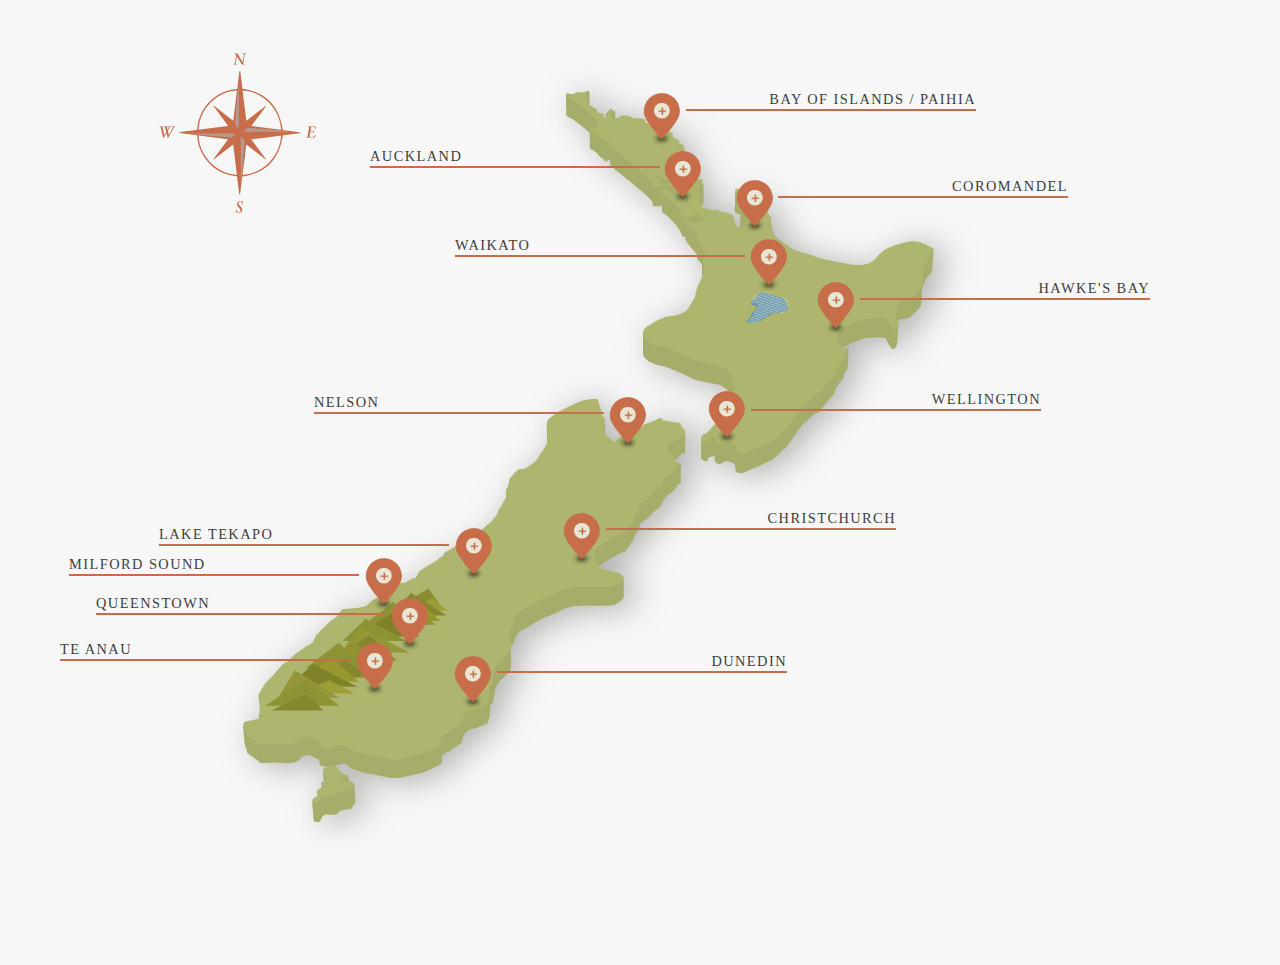
<file: map.html>
<!DOCTYPE html>
<!--

	WEBSITE HANDCODED BY JANSBURY 
		www.jansbury.com
		
-->	
<html>
    <head>
        <meta charset="utf-8">
        <title>Interactive Map</title>
        <meta name="description" content=".">
        <meta name="viewport" content="width=device-width">
        <link rel="stylesheet" href="css/main.css">
</head>

    <body>
    	<div class="mapContainer">

	    <div class="cntrMap">
	    	<div class="compas"></div>
	    
			<div class="map"> </div>
			
			<div class="placeCon">
				<div class="placeNameR bayofislands">Bay of Islands / Paihia
					<div class="infoCon" style="display: none;">
						<div class="infoText">
							
							Requirements for Tattys

Logos and branding visuals.
Any artwork to be proposed for the website.
Body content including:
	Shop address
	Shop contact information - phone numbers/email addresses.
	Shop opening hours
	Terms and conditions copy
	About the shop copy

								
							
						</div>
					</div>
				</div>
				
				<div class="marker m10">
					<div class="plus"></div>
				</div>
			</div>	
			
			<div class="placeCon">
				<div class="placeNameL auckland">auckland
					<div class="infoCon" style="display: none;">	
						<div class="infoText">
							
							Requirements for Tattys

Logos and branding visuals.
Any artwork to be proposed for the website.
Body content including:
	Shop address
	Shop contact information - phone numbers/email addresses.
	Shop opening hours
	Terms and conditions copy
	About the shop copy

								
							
						</div>
					</div>
				</div>
				<div class="marker m1"><div class="plus"><a href="#"></a></div></div>
			</div>	
			
			

			
			<div class="placeCon">
				<div class="placeNameR coromandel">coromandel
					<div class="infoCon" style="display: none;">
						<div class="infoText">
							
							Requirements for Tattys

Logos and branding visuals.
Any artwork to be proposed for the website.
Body content including:
	Shop address
	Shop contact information - phone numbers/email addresses.
	Shop opening hours
	Terms and conditions copy
	About the shop copy

								
							
						</div>
					</div>
				</div>
				
				<div class="marker m2">
					<div class="plus"></div>
				</div>
			</div>	
			
			<div class="placeCon">
				<div class="placeNameL ruapehu">Waikato
				<div class="infoCon" style="display: none;">
						<div class="infoText">
							
							Requirements for Tattys

Logos and branding visuals.
Any artwork to be proposed for the website.
Body content including:
	Shop address
	Shop contact information - phone numbers/email addresses.
	Shop opening hours
	Terms and conditions copy
	About the shop copy

								
							
						</div>
					</div>
				</div>	
				<div class="marker m3">
					<div class="plus"></div>
				</div>
			</div>	

			<div class="placeCon">
				<div class="placeNameR napier">Hawke's Bay
					<div class="infoCon" style="display: none;">
						<div class="infoText">
							
							Requirements for Tattys

Logos and branding visuals.
Any artwork to be proposed for the website.
Body content including:
	Shop address
	Shop contact information - phone numbers/email addresses.
	Shop opening hours
	Terms and conditions copy
	About the shop copy

								
							
						</div>
					</div>
				</div>	
				<div class="marker m4">
					<div class="plus"></div>
				</div>
			</div>	
			
			
			<div class="placeCon">
				<div class="placeNameL sounds">Nelson
					<div class="infoCon" style="display: none;">
						<div class="infoText">
							
							Requirements for Tattys

Logos and branding visuals.
Any artwork to be proposed for the website.
Body content including:
	Shop address
	Shop contact information - phone numbers/email addresses.
	Shop opening hours
	Terms and conditions copy
	About the shop copy

								
							
						</div>					</div>
				</div>	
				<div class="marker m5">
					<div class="plus"></div>
				</div>
			</div>	
			
			
			
			<div class="placeCon">
				<div class="placeNameR wellington">wellington
					<div class="infoCon" style="display: none;">
						<div class="infoText">
							
							Requirements for Tattys

Logos and branding visuals.
Any artwork to be proposed for the website.
Body content including:
	Shop address
	Shop contact information - phone numbers/email addresses.
	Shop opening hours
	Terms and conditions copy
	About the shop copy

								
							
						</div>					</div>
				</div>	
				
				<div class="marker m6">
					<div class="plus"></div>

				</div>
			</div>	
			
			<div class="placeCon">
				<div class="placeNameR christchurch">christchurch
					<div class="infoCon" style="display: none;">
						<div class="infoText">
							
							Requirements for Tattys

Logos and branding visuals.
Any artwork to be proposed for the website.
Body content including:
	Shop address
	Shop contact information - phone numbers/email addresses.
	Shop opening hours
	Terms and conditions copy
	About the shop copy

								
							
						</div>
					</div>
				</div>	
				<div class="marker m7">
					<div class="plus"></div>
				</div>
			</div>	
			
			<div class="placeCon">
				<div class="placeNameL tekapo">Lake Tekapo
					<div class="infoCon" style="display: none;">
						<div class="infoText">

							
							Requirements for Tattys

Logos and branding visuals.
Any artwork to be proposed for the website.
Body content including:
	Shop address
	Shop contact information - phone numbers/email addresses.
	Shop opening hours
	Terms and conditions copy
	About the shop copy

								
							
						</div>					</div>
				</div>	
				<div class="marker m12">
					<div class="plus"></div>
				</div>
			</div>


			<div class="placeCon">
				<div class="placeNameL milford">Milford Sound
					<div class="infoCon" style="display: none;">
						<div class="infoText">

							
							Requirements for Tattys

Logos and branding visuals.
Any artwork to be proposed for the website.
Body content including:
	Shop address
	Shop contact information - phone numbers/email addresses.
	Shop opening hours
	Terms and conditions copy
	About the shop copy

								
							
						</div>					</div>
				</div>	
				<div class="marker m13">
					<div class="plus"></div>
				</div>
			</div>
			
			<div class="placeCon">
				<div class="placeNameL josef">Queenstown
					<div class="infoCon" style="display: none;">
						<div class="infoText">

							
							Requirements for Tattys

Logos and branding visuals.
Any artwork to be proposed for the website.
Body content including:
	Shop address
	Shop contact information - phone numbers/email addresses.
	Shop opening hours
	Terms and conditions copy
	About the shop copy

								
							
						</div>					</div>
				</div>	
				<div class="marker m8">
					<div class="plus"></div>
				</div>
			</div>
			
			<div class="placeCon">
				<div class="placeNameL teanau">Te Anau
					<div class="infoCon" style="display: none;">
						<div class="infoText">

							
							Requirements for Tattys

Logos and branding visuals.
Any artwork to be proposed for the website.
Body content including:
	Shop address
	Shop contact information - phone numbers/email addresses.
	Shop opening hours
	Terms and conditions copy
	About the shop copy

								
							
						</div>					</div>
				</div>	
				<div class="marker m11">
					<div class="plus"></div>
				</div>
			</div>
			
			<div class="placeCon">
				<div class="placeNameR dunedin">dunedin
					<div class="infoCon" style="display: none;">
						<div class="infoText">
							
							Requirements for Tattys

Logos and branding visuals.
Any artwork to be proposed for the website.
Body content including:
	Shop address
	Shop contact information - phone numbers/email addresses.
	Shop opening hours
	Terms and conditions copy
	About the shop copy

								
							
						</div>
					</div>
				</div>	
				<div class="marker m9">
					<div class="plus"></div>
				</div>
			</div>	
		</div>
    	</div><!--mapContainer-->
		<footer>
		</footer>
        <script src="js/vendor/jquery-1.9.0.min.js"></script>

                <script src="js/main.js"></script>
    </body>
</html>
</file>
<file: css/main.css>
/* ==========================================================================
   Jansbury CSS Reset
   ========================================================================== */

body,div,dl,dt,dd,ul,ol,li,h1,h2,h3,h4,h5,h6,pre,form,fieldset,input,textarea,p,blockquote,th,td {margin:0;padding:0;}
html,body {margin:0;padding:0;}
table {border-collapse:collapse;border-spacing:0;}
fieldset,img {border:0;}
address,caption,cite,code,dfn,th,var {font-style:normal;font-weight:normal;}
ol,ul {list-style:none;}
caption,th {text-align:left;}
h1,h2,h3,h4,h5,h6 {font-size:100%;font-weight:normal;}

/* ==========================================================================
   Font Face
   ========================================================================== */
   
@font-face {
    font-family: 'champagne-reg';
    src: url('../fonts/champagne_limousines-webfont.eot');
    src: url('../fonts/champagne_limousines-webfont.eot?#iefix') format('embedded-opentype'),
         url('../fonts/champagne_limousines-webfont.woff') format('woff'),
         url('../fonts/champagne_limousines-webfont.ttf') format('truetype'),
         url('../fonts/champagne_limousines-webfont.svg#champagne__limousinesregular') format('svg');
    font-weight: normal;
    font-style: normal;
}

@font-face {
    font-family: 'champagne__limousinesbold';
    src: url('../fonts/champagne_limousinesbold-webfont.eot');
    src: url('../fonts/champagne_limousinesbold-webfont.eot?#iefix') format('embedded-opentype'),
         url('../fonts/champagne_limousinesbold-webfont.woff') format('woff'),
         url('../fonts/champagne_limousinesbold-webfont.ttf') format('truetype'),
         url('../fonts/champagne_limousinesbold-webfont.svg#champagne__limousinesbold') format('svg');
    font-weight: normal;
    font-style: normal;

}

@font-face {
    font-family: 'brandon';
    src: url('../fonts/brandon_re-webfont.eot');
    src: url('../fonts/brandon_re-webfont.eot?#iefix') format('embedded-opentype'),
         url('../fonts/brandon_re-webfont.woff') format('woff'),
         url('../fonts/brandon_re-webfont.ttf') format('truetype'),
         url('../fonts/brandon_re-webfont.svg#brandon_grotesque_regularRg') format('svg');
    font-weight: normal;
    font-style: normal;
}

html,button,input,select,textarea{color:#222}hr{display:block;height:1px;border:0;border-top:1px solid #ccc;margin:1em 0;padding:0}img{vertical-align:middle}fieldset{border:0;margin:0;padding:0}textarea{resize:vertical}.chromeframe{margin:.2em 0;background:#ccc;color:#000;padding:.2em 0}

/*================== MAIN CSS =======================*/

/*===========MEDIA QEUERIES 768px ===================*/

@media only screen and (max-width: 900px){
	.mainNav { margin-left:0;}
	.mainNav p {font-size:9px; width:100%;}
	.mainNav li {width:14%;}
}


/*=======Universal Styling========*/
body{background-color:#f7f7f7; font-size:12px; color:#090909;font-family: 'HelveticaNeue-Light', "Helvetica Neue Light", "Helvetica Neue", "Helvetica", Arial, sans-serif;}
a {text-decoration:none;}
p{padding: 2% 0}


/*=======Containers========*/ 
.masterWrap {position:relative; overflow:hidden; min-width:768px; width:100%;}/*Full Screen 1280px*/
.containerWrapGrid {min-width:768px; max-width:960px; width:93.75%; margin:0 auto; padding-left:20px; padding-right:20px; }/*960px Grid*/


/*======Top Navigation=======*/
.topNav {width:100%; height:36px; background-color:#dfdfdf; background:url('../img/topBack.png') repeat #dfdfdf;}
.topNav nav {height:inherit; width:95%; max-width:960px; margin:0 auto;}
.topNav ul { list-style:none; width: 270px; float: right;margin-top:5px}
.topNav li {float:left; margin-left:23px; text-align:right;}
.topNav a {display: block;text-transform: uppercase;color: #3e3e3e;padding: 4px;margin-top:1px;letter-spacing: .1em;background-color: #dedede;height: 16px;}
.topNav a:hover {color:#899433;}
.signIn {padding-left:3%;}

#srcTitle {display:none;}
/* #searchBar {width:69%;  float:right;} */
.search {height:20px;}
.topSearch{width: 300px;float: right;}

/*========Header Section / Main Navigation=============*/
.header {width:100%; padding-top:35px;}
.logoMain {float:left; max-width:222px; padding-top:10px; margin-right:0.2%; /*20px*/}
.logoMain img{width: 100%;}
.mainNav {float:right; width:70.83%; /*680px*/ }
.mainNav ul {list-style:none; width:100%; margin:-10px 0 0 0; padding:0 0 20px 0; text-align: right;}
.mainNav li {width:16.89%; /*115px*/ padding:0 1%; height:inherit; display: inline-block; padding-top:10px; /* border-right:1px solid #E2E2E1 */ ;}

.mainNav img { width:25px; height:25px;}
.mainNav a {display:block; text-transform:uppercase; color:#858585; text-align:center;}
.mainNav p {width:100%; height:20px; margin-top: 10px;}


/*=================Drop Down==================*/

#dropDown li {position:relative;}
#dropDown li:hover > a {
    color: #3e3e3e;
}

*html #dropDown li a:hover { /* IE6 only */
    color: #3e3e3e;
}

/*============ Drop down PART TWO hover states==============*/

#dropDown ul {
    margin: 20px 0 0 0;
    padding-bottom:0;
    _margin: 0; /*IE6 only*/
    opacity: 0;
    visibility: hidden;
    position: absolute;
    top: 75px;
    left: 0;
    z-index: 1;    
    background: #cbd48b;   
    background: linear-gradient(#444, #111);
    box-shadow: 0 -1px 0 rgba(255,255,255,.3);  
    border-radius: 3px;
    transition: all .2s ease-in-out;  
}

#dropDown li:hover > ul {
    opacity: 1;
    visibility: visible;
    margin: 0;
}

#dropDown ul ul {
    top: 0;
    padding-bottom:0;
    left: 100%;
    margin: 0 0 0 10px;
    _margin: 0; /*IE6 only*/
    box-shadow: -1px 0 0 rgba(255,255,255,.3);      
}

#dropDown ul p {margin:2px 0 2px 0;}

#dropDown ul li {
    float: none;
    display: block;
    border: 0;
    padding:0;
    width:100%;
    _line-height: 0; /*IE6 only*/
    box-shadow: 0 1px 0 white, 0 2px 0 #fef;
}

#dropDown ul li:last-child {   
    box-shadow: none;    
}

#dropDown ul a {    
    padding: 5px 0 5px 0;
    width: 100%;
    margin:0;
    _height: 10px; /*IE6 only*/
    display: block;
    white-space: nowrap;
    float: none;
    text-transform: uppercase;
}

#dropDown ul a:hover {
    background-color: #fb5411;
}

/*==============dropDown Part THREE first:last child============*/

#dropDown ul li:first-child > a {
    border-radius: 3px 3px 0 0;
}

#dropDown ul li:first-child > a:after {
    content: '';
    position: absolute;
    left: 40px;
    top: -6px;
    border-left: 6px solid transparent;
    border-right: 6px solid transparent;
    border-bottom: 6px solid #cbd48b;
}

#dropDown ul ul li:first-child a:after {
    left: -6px;
    top: 50%;
    margin-top: -6px;
    border-left: 0; 
    border-bottom: 6px solid transparent;
    border-top: 6px solid transparent;
    border-right: 6px solid #cbd48b;
}

#dropDown ul li:first-child a:hover:after {
    border-bottom-color: #3e3e3e; 
}

#dropDown ul ul li:first-child a:hover:after {
    border-right-color: #3e3e3e; 
    border-bottom-color: transparent;   
}

#dropDown ul li:last-child > a {
    border-radius: 0 0 3px 3px;
}

/*========Sticky Cart=============*/
.containerStickyCart {position:fixed; top:60px; right:-300px;}

.noCart {float:left; text-align:center; width:50px; background-color:#b7b7b7; border-top-left-radius:3px; border-bottom-left-radius:3px;
		opacity: .7;
	-webkit-transition: 300ms all;
	-moz-transition: 300ms all;
	-ms-transition: 300ms all;
	-o-transition: 300ms all;
}
.noCart:hover{	opacity: 1;
	-webkit-transition: 300ms all;
	-moz-transition: 300ms all;
	-ms-transition: 300ms all;
	-o-transition: 300ms all;
	cursor: pointer;}

.noCart p {margin-top:5px; margin-bottom:5px; color:#D6D6D6;}
.noCart img{ margin-top:10px; width:20px;}

.stickyCart {float:left; margin-left:5px; width:300px; text-align:left; background-color:#cbd48b;}
.stickyCart th { color:white; padding:10px; background-color:#b7b7b7;}
.stickyCart td { padding:10px; background-color:#cbd48b;}
.item {border-bottom:1px solid white;}

.removeAll {padding-left:10px; float:left; margin-top:10px;}
.total {float:right; padding-right:10px; padding-bottom:20px;}
.total h3 {margin-bottom:10px;}
.checkLink {font-weight:bold; color:white;
    width:90px; height:30px; border-radius:3px; border:none; background-color:#fb5411;}



/*========Content Wrap=============*/
.containerMain {width:100%; margin-top:10px;
}/*Container for contents*/


/*========Drop Shadow Bottom=============*/
.dropShadow {width:100%; height:20px; margin-bottom:3px; 
-moz-box-shadow: 3px 3px 6px #d5d5d5;
-webkit-box-shadow: 3px 3px 6px #d5d5d5;
box-shadow:3px 3px 6px #d5d5d5;}


/*========Featured Section=============*/
.containerFeatured {position:relative; width:100%; margin-bottom:30px;}


/*=============Ribbon Header*/
.containerFeaturedHeader {position:absolute;
margin: auto;
width: 500px;
height: 160px;
padding-top: 20px;
font-family: helvetica, arial, sans-serif;
z-index:3;
}

.headerText {
background:url('../img/backHeader.png') repeat #cbd48b;
background-image:url('../img/backHeader.png');
background-color:#cbd48b;
background-repeat:repeat;
height: 50px;
text-align:center;
margin-left: -20px;
margin-top: 0;
position: relative;
width: 50%;
-webkit-transform: rotate(-15deg) skew(-15deg,0deg);
-moz-box-shadow: 1px 1px 3px #292929;
-webkit-box-shadow: 5px 10px 15px -10px #3e3e3e;
filter: progid:DXImageTransform.Microsoft.Blur(PixelRadius=3,MakeShadow=true,ShadowOpacity=0.30);
-ms-filter: "progid:DXImageTransform.Microsoft.Blur(PixelRadius=3,MakeShadow=true,ShadowOpacity=0.30)";
zoom: 1;
color: #080200;
padding:10px;
font-family:'champagne-reg', helvetica, arial, sans-serif;
text-transform: uppercase;
font-size: 1em;
letter-spacing: .2em;
}

.headerText h3 {margin-top:0;}

.arrow {
width: 0;
height: 0;
line-height: 0;
border-left: 17px solid transparent;
border-top: 20px solid #000000;
top: 100%;
left: 0;
position: absolute;
}

.containerFeaturedImage{ position:relative; width:99%; z-index: -1;}

.containerFeaturedHeader {position:absolute;}

.featuredImage {max-width:100%;  max-height:280px;}

.captionWrap { overflow:hidden; position:relative; width:100%;}
.captionOverlay {
	position:absolute; 
	width:100%; 
	height:40px; 
	color:#f7f7f7; 
	bottom:5px; left:5px;
	background:url('../img/topBacktran') repeat rgba(0,0,0,0.4);
	background-image:url('../img/topBacktran.png');
	background-repeat:repeat;
	zoom: 1;    
	filter: progid:DXImageTransform.Microsoft.gradient(startColorstr=#4C000000,endColorstr=#4C000000); /* IE 6 & 7 */
	-ms-filter: "progid:DXImageTransform.Microsoft.gradient(startColorstr=#4C000000,endColorstr=#4C000000)"; /* IE8 */
}

.captionOverlay h2{
	margin: 10px 0 0 30px;
	font-family:'champagne-reg', helvetica, arial, sans-serif;
	text-transform: uppercase;
	font-size: 1.5em;
	letter-spacing: .2em;
	
}

.containerFeaturedLinks {position:relative; float:left; width:25%; height:280px;
background:url('../img/homeSignPost.png') no-repeat;
background-image:url('../img/homeSignPost.png');
background-repeat:none;
background-position:15px 12px;
}
.containerFeaturedLinks img{ width:90%; margin-left:20px; margin-top:15%;}

.standardLink { position:absolute; width:209px; height:109px; top:25px; left:15px;
background:url('../img/homeSignOne.png') no-repeat;
background-image:url('../img/homeSignOne.png');
background-repeat:none;}
.standardLink:hover {
}

.luxuryLink { position:absolute; width:192px; height:77px; top:110px; left:30px;
background:url('../img/homeSignTwo.png') no-repeat;
background-image:url('../img/homeSignTwo.png');
background-repeat:none;}

.luxuryLink:hover {
}

ul#items{		
		width:auto;
		min-height:350px;
		overflow:hidden;
		}

ol#pagination{position:relative;text-align:center;}
ol#pagination li{
	display:none;
	width:16px;
	height:16px;
	background:url(images/bg_buttons.png) no-repeat 0 0;
	text-align:left;
	text-indent:-8000px;
	list-style:none;
	cursor:pointer;
	margin:0 2px;
	}
ol#pagination li:hover{background:url(images/bg_buttons.png) no-repeat 0 -16px;}
ol#pagination li.current{color:#f00;font-weight:bold;background:url(../img/bg_buttons.png) no-repeat 0 -32px;}
ol#pagination li.prev, ol#pagination li.next{
	position:absolute;
	top:-150px;
	}
ol#pagination li.prev{left:-30px;background:url(../img/bg_buttons.png) no-repeat 0 -64px;}
ol#pagination li.next{right:-30px;background:url(../img/bg_buttons.png) no-repeat 0 -48px;}
	



/*========Package Sections=============*/
.containerPackages {position:relative; width:100%; padding-bottom:20px;}
.packagesWrap {width:100%;border: 1px solid red;}
.containerPackage {float:left; width:28.125%; /*270px*/ padding:1.6%; /*15px*/ margin-right:2%; /*20px*/ background-color:#e0e0e0;}
.pImage {width:100%;}
.more {display:block; color:#fb5411;}

.containerHomeIcons{float:left; width:100px;}
.containerHomeIcons ul {list-style:none;}
.containerHomeIcons li {float:left;}

.containerPackage button {float:right; font-weight:bold; color:white; width:90px; height:30px; border-radius:3px; border:none; background-color:#fb5411;}
.leftArrow, .rightArrow {position:absolute;  width:22px; height:44px; top:145px;}
.leftArrow { left:-35px;background:url('../img/icons/arrowL.png') no-repeat;background-image:url('../img/icons/arrowL.png');background-repeat: no-repeat;}
.rightArrow { right:-25px;background:url('../img/icons/arrowR.png') no-repeat;background-image:url('../img/icons/arrowR.png');background-repeat: no-repeat;}

/*========Sponsors Section=============*/
.containerSponsors {width:100%; margin-bottom:20px;}
.sponsor {width:31.25%; /*300px*/ margin-right:1.7%; /*17px*/}


/*========Footer Section=============*/
.footer {width:100%; /*300px*/ background-color:#e7e7d4; padding:29px 0 15px 0;font-family: 'champagne-reg', helvetica, arial, sans-serif;text-transform: uppercase;letter-spacing: .2em;margin-top: 20px;-webkit-box-shadow: inset 0px 10px 30px -23px #3e3e3e;
box-shadow: inset 0px 10px 30px -23px #3e3e}
.footer li {width:160px; padding-bottom:5px;}
.footer a {color:#090909;}
.containerFooterContent {width:93.75%; margin:0 auto; max-width:960px;}

/*========Mascot Block=============*/
.conatinerMascot {float:left; width:30%; /*288px*/ }
#mascot {width:116px; height: 139px; /*200px*/ max-width:200px;background: url('../img/mascot.png') no-repeat;left: 0;right: 0;
margin: -9px auto;
position: absolute;}

/*========Footer Nav=============*/
.footerNav {float:left; width:35%; /*300px*/}
.footerNav ul { list-style:none; float:left; width:35%; margin-top:0; padding-right:30px;}
.footerNav a {width:120px;}
.footerNav a:hover {color:#899433;}

/*========Social Media / Search and Logo=============*/
.containerSSL { text-align:right; float:right;  width:35%;}

.containerSocial {margin:10px 0; height:38px;}
.containerSocial a { 
	float:right; 
	display:block;
	width:38px; 
	height:38px; 
	margin:0 0 0 10px;
	background:url('../img/sc/scIcons.png') no-repeat;
}

#facebook {background-position:-54px -9px;}
#twit {background-position:-103px -9px;}
#goo {background-position:-6px -9px;}

#goo,#twit,#facebook{
	opacity: 1;
	-webkit-transition: 300ms all;
	-moz-transition: 300ms all;
	-ms-transition: 300ms all;
	-o-transition: 300ms all;

}
#goo:hover,#twit:hover,#facebook:hover{
	opacity: .7;
	-webkit-transition: 300ms all;
	-moz-transition: 300ms all;
	-ms-transition: 300ms all;
	-o-transition: 300ms all;
}
.search { margin:0;height:40px;}
.search .live-search input{}
#srcTitleFooter {display:none;} 
#searchBar,#searchBarFooter{	
	outline: 0;
	-webkit-appearance: textfield;
	font: 300 14px 'HelveticaNeue-Light', "Helvetica Neue Light", "Helvetica Neue", "Helvetica", Arial, sans-serif;
	color: #3e3e3e;
	width: 75%;
	padding: 2px 20px 2px 35px;

	margin-top: 3px;
	float:right;
	height:20px;
}

#searchBar{background: #dedede url('../img/glass.png') no-repeat 8px center;margin-top:6px;border: 0px solid #c6c6c6;}
#searchBarFooter{background: transparent url('../img/glass.png') no-repeat 8px center;height:30px;border: 1px solid #c6c6c6;width: 40%;}
.copyright {clear:both;}



/*======================================
ACTIVITY PAGE
========================================*/

.breadcrumbs {clear:both;}
.containerHighlight {position:relative; width:100%; background-color:#e0e0e0; padding:5px; border-radius:3px 3px;}
.containerHighlight img {width:100%;}
.highlightHeader {position:absolute; width:40%; bottom:5px; color:white; height:75px; left:7px;
/* Fallback for web browsers that doesn't support RGBa */
background: rgb(0, 0, 0) transparent;
/* RGBa with 0.6 opacity */
background: rgba(0, 0, 0, 0.3);
/* For IE 5.5 - 7*/
filter:progid:DXImageTransform.Microsoft.gradient(startColorstr=#99000000, endColorstr=#99000000);
/* For IE 8*/
-ms-filter: "progid:DXImageTransform.Microsoft.gradient(startColorstr=#99000000, endColorstr=#99000000)";
}

.highlightHeader h2 {padding:10px; font-size:16px;}
.beadcrumbs {width:100%;}
.breadcrumbs a {float:left; color:black;}


.containerActivities {float:left; width:70.91%;/*700px*/ max-width:700px; margin-right:2%; /*20px*/}
.containerActivity { clear:both; width:98%; /*660px*/ max-width:660px; padding:10px; margin-bottom:20px; background-color:#e0e0e0;}
.containerActivity img {width:30.30%; /*200px*/ float:left; margin-right:20px;}
.containerActivity h3 {margin-top:0;}
.containerActivity a {color:#090909;}
.containerActivity a:hover {color:#fb5411;}
.paraWrap {width:42.71%; /*320px*/ max-width:320px; float:left; margin-right:20px;}
.location {font-size:12px;}


.containerPrice {text-align:right; float:right; width:90px;}
.containerPrice h3 {margin-bottom:0;}
.containerPrice h2 {margin-top:0;}
.containerPrice .quantity {display:block; float:right;}
.containerPrice p {margin-top:0;}
.containerPrice button {font-weight:bold; color:white; 
    width:90px; height:30px; margin-top:40px; border-radius:3px; border:none; background-color:#fb5411;}

.pagination {float:right; padding-right:20px;}
.pagination a {color:black;}



/*=====================
SIDE BAR
=======================*/

.containerSideBar {width:25%; /*220px*/ max-width:220px; height:inherit; margin-left:2%; padding-top:176px; padding-bottom:67px; margin-top:20px; float:left; position:relative;
background:url('../img/signPost.png') repeat-y;
background-image:url('../img/signpost.png');
background-repeat:repeat-y;}

.containerSideBar article {width:100%;}
.containerSidebar p, .containerSideBar h3, .containerSideBar img {width:inheirt;}
.sidebarInkWrap {width:100%; height:176px; position:relative;}
.signBot {width:100%; height:67px; position:absolute; bottom:0;
    z-index:1;
background:url('../img/signBot.png') no-repeat;
background-image:url('../img/signBot.png');
background-repeat:none;}

.infoSign {text-align:center; width:99%;border-radius:3px; padding:10px; background-color:#e0e0e0;}
.infoSign div { color:white; border-radius:3px; background-color:#47baf5;}
.infoSign img {margin-top:10px;}
.infoSign h3 {margin-bottom:0; text-transform: uppercase;}
.infoSign .directory {list-style:none; color:white; padding-left:0; padding-top:20px; padding-bottom:20px;}
.infoSign .directory li{ width:100%; padding:10px 0 0 0;}
.infoSign a {color:white; text-transform:uppercase;}


.sidebarStandardLink { position:absolute; width:209px; height:109px; top:25px; left:2px;
background:url('../img/homeSignOne.png') no-repeat;
background-image:url('../img/homeSignOne.png');
background-repeat:none;}
.sidebarStandardLink:hover {
}

.sidebarLuxuryLink { position:absolute; width:192px; height:77px; top:110px; left:15px;
background:url('../img/homeSignTwo.png') no-repeat;
background-image:url('../img/homeSignTwo.png');
background-repeat:none;}

.sidebarLuxuryLink:hover {
}

.sidebarOptions {position:relative; margin-left:20px; margin-top:20px; width:75%; padding:10px; border-radius:3px; background-color:#47baf5;}

.optionsButton {display:block; width:100%;}
.optionsButton h2 {font-weight:normal; float:left; padding:0 15px 0 0; margin-top:0; display:block;}
.optionsButton img {float:left;}
.sidebarOptions ul{list-style:none; width:100%; padding:0; margin:0;}
.sidebarOptions li {list-style:none; width:inherit;}
.sidebarOptions a {width:100%; color:white;}

/*========================
PRODUCT / PACKAGES PAGE
==========================*/

.containerProduct {float:left; width:67.77%; max-width:650px; margin-right:2%; padding:2%;  background-color:#e0e0e0;}


.containerProduct article {padding-bottom:20px; margin-bottom:20px;}
.containerProduct article h3 {font-weight:bold;}
.productHeader {position:absolute; width:40%; bottom:20px; color:white; height:75px;
/* Fallback for web browsers that doesn't support RGBa */
background: rgb(0, 0, 0) transparent;
/* RGBa with 0.6 opacity */
background: rgba(0, 0, 0, 0.3);
/* For IE 5.5 - 7*/
filter:progid:DXImageTransform.Microsoft.gradient(startColorstr=#99000000, endColorstr=#99000000);
/* For IE 8*/
-ms-filter: "progid:DXImageTransform.Microsoft.gradient(startColorstr=#99000000, endColorstr=#99000000)";
}

.productHeader h2 {padding:10px; font-size:16px;}
.productImageWrap {position:relative; width:100%;}
.productImage {width:100%; margin-bottom:20px;}
.productTextWrap {width:65.71%; max-width:460px; float:left;}

.productTitle {border-bottom:black solid 1px;}
.productTitle h2 {font-weight:bold;}

.containerIcon {width:100%;}
.containerIcon ul {list-style:none; width:100%;}
.containerIcon li {float:left;}

.productPrice {text-align:right; float:right; width:150px;}
.productPrice h3 {margin-bottom:0;}
.productPrice h2 {margin-top:0; padding-bottom:10px; font-weight:bold;}
.productPrice .quantity {display:block; float:right;}
.productPrice p {margin-top:0;}
.productPrice button {margin-left:40px; font-weight:bold; color:white;
    width:90px; height:30px; margin-top:40px; border-radius:3px; border:none; background-color:#fb5411;}


/*================
INFO PAGE
==================*/

.containerInformation {float:left; width:72.91%; max-width:700px;}
.containerInfoBlock {position:relative; float:left; width:42.85%; max-width:270px; margin-right:2%; margin-bottom:20px; padding:1.5%; border-radius:3px; background-color:#e0e0e0;}
.containerInfoBlock img {width:100%; max-width:270px;}
.containerInfoBlock a {display:block; color:white;}
.infoCaption {position:absolute; bottom:10px; width:100%; max-width:270px;
/* Fallback for web browsers that doesn't support RGBa */
background: rgb(0, 0, 0) transparent;
/* RGBa with 0.6 opacity */
background: rgba(0, 0, 0, 0.4);
/* For IE 5.5 - 7*/
filter:progid:DXImageTransform.Microsoft.gradient(startColorstr=#99000000, endColorstr=#99000000);
/* For IE 8*/
-ms-filter: "progid:DXImageTransform.Microsoft.gradient(startColorstr=#99000000, endColorstr=#99000000)";
}

.infoCaption h3 {margin-left:10px;}

/*================
CHECKOUT PAGE
==================*/

.containerCheckOut {width:100%;}
.checkoutCart {width:100%; text-align:left;}

.checkoutItem input{margin:0 0 0 15px;}
.checkoutCart th, .checkoutCart td {padding-left:20px; padding-right:20px;}

.checkoutColumnHeaders {background-color:#5d5e52; color:#f7f7f7; margin-left:20px; margin-right:20px;}

.checkoutRemove a {color:#118ad0; text-decoration:underline;}
.checkoutItem { background-color:#cbd48b;}
.checkoutItem td {color:#3e3e3e; padding:10px 0 10px 20px;}

.updateCheckout {width:100%; height:80px; padding:20px 0 0 0; border-bottom:2px solid #959595;}
.updateCheckout button {float:right; margin-right:40px; width:90px; height:30px; border-radius:3px;}

.checkoutPrice {width:100%; padding-top:20px;}
.checkoutPrice a {display:block; text-decoration:underline; color:#118ad0;}
.checkoutPrice div {float:right;}
.checkoutPrice h2{display:inline-block; padding:0 20px 0 20px;}

.checkoutForm {width:600px; text-align:right; float:right;}
.checkoutForm div {margin-top:10px; margin-bottom:10px;}
.checkoutForm label{width:100px; margin-right:20px;}
.checkoutForm input, .checkoutForm textarea {width:280px;}
.checkoutForm textarea {height:200px;}
.checkoutForm button {color:white; 
    width:90px; height:30px; border-radius:3px; border:none; background-color:#fb5411;}

/*=======================
SEARCH PAGE
=========================*/

.containerSearchResults {float:left; width:70.83%; max-width:680px; margin-right:20px;}
.containerSearchHead h4 {margin-top:0;}
.containerSearchHead h2 {margin-bottom:10px;}
.containerSearchItem {width:100%; padding:20px 0 20px 0; border-bottom:2px solid #959595;}
.containerSearchItem a{display:block; color:#fb5411;}

/*=======================
MAP
=========================*/

.containerMap {width:100%; height:950px;}

/*=== map background ===*/

.mapContainer {
    line-height: 1.4;
    font-family: tahoma;
    color: #3e3e3e;
}
.cntrMap{margin: 10px auto;width: 100%;max-width: 1024px;}

/*=== map background ===*/

.compas{
	background: url('../img/map/compas.png') no-repeat;
	width:127px;
	height: 127px;
	position: absolute;
	margin-top: 59px;
	margin-left: 48px;
}
.compasReset{-webkit-transform: rotate(0deg);-webkit-transition: all .2s ease;}

.map{
	background: url('../img/map/960Map.png') no-repeat;
	width:960px;
	height: 955px;
	position: absolute;	
}

/*=== map marker ===*/

.marker:hover{
	-moz-transform: scale(1.2);
	-webkit-transform: scale(1.2);
	-o-transform: scale(1.2);
	transform: scale(1.2);
	-ms-transform: scale(1.2);
	filter: progid:DXImageTransform.Microsoft.Matrix(sizingMethod='auto expand', M11=1.2, M12=-0, M21=0, M22=1.2);
/* 	position: relative; */
}

.marker{
	background: url('../img/map/marker_x2.png') no-repeat center center;
	background-size:48px 54px;
	height: 54px;
	width: 38px;
	z-index: 10;
	position: absolute;
	-webkit-transition: all .2s ease; 
	-moz-transition: all .3s ease-out; 
	-o-transition: all .3s ease-out; 
	transition: all .3s ease-out;	
}

/*=== map actions ===*/

.plus{
	background: url('../img/map/plus_x2.png') no-repeat center center;
	background-size:57px 55px;
	height: 54px;
	width: 38px;
	z-index: 100;
	position: absolute;
	margin-top: -8px;
	-webkit-transform: rotate(0deg) translate3d( 0, 0, 0);
	-moz-transform: rotate(0deg);
	-o-transform: rotate(0deg);
	-ms-transform: rotate(0deg);
	transform: rotate(0deg);
	-o-transition:.2s;
	-ms-transition:.2s;
	-moz-transition:.2s;
	-webkit-transition:.2s;
	transition:.2s;
	filter: progid:DXImageTransform.Microsoft.BasicImage(rotation=0);
	cursor: pointer;
}

.rotate2 {
	-webkit-transform: rotate(45deg) translate3d( 0, 0, 0);
	-moz-transform: rotate(-180deg);
	-o-transform: rotate(-180deg);
	-ms-transform: rotate(-180deg);
	transform: rotate(-180deg);
	-o-transition:.2s;
	-ms-transition:.2s;
	-moz-transition:.2s;
	-webkit-transition:.2s;
	transition:.2s;
	filter: progid:DXImageTransform.Microsoft.BasicImage(rotation=2);
}

.m1,.m2,.m3,.m4,.m6,.m7,.m8,.m9,.m5{position: relative;}
.m1{top: 140px;left: 536px;}
.m2{top: 115px;left: 608px;}
.m3{top: 120px;left: 622px;}
.m4{top: 109px;left: 689px;}
.m5{top: 170px;left: 481px;}
.m6{top: 110px;left: 580px;}
.m7{top: 178px;left: 435px;}
.m8{top: 209px;left: 263px;}
.m9{top: 213px;left: 326px;}
.m10{top: 82px;left: 515px;}
.m11{top: 200px;left: 228px;}
.m12{top: 139px;left: 327px;}
.m13{top: 169px;left: 237px;}

/*=== the text ===*/

.placeNameR,.placeNameL{
	position: absolute;
	text-transform: uppercase;
	font-size: 1.2em;
	border-bottom:2px solid #c76d49;
	width: 290px;
	font-family: 'brandon' helvetica, arial, sans-serif;
	letter-spacing: .1em;
}
.placeNameR{text-align: right;}
.placeCon{position: relative;width: 0;}

.auckland{top: 136px;left: 242px;}
.coromandel{top: 112px;left: 650px;}
.napier{top: 106px;left: 732px;}
.ruapehu{top: 117px;left: 327px;}
.sounds{top: 166px;left: 186px;}
.wellington{top: 109px;left: 623px;}
.christchurch{top: 174px;left: 478px;}
.josef{top: 205px;left: -32px;}
.dunedin{top: 209px;left: 369px;}
.bayofislands{top: 79px;left: 558px;}
.teanau{top: 197px;left: -68px;}
.tekapo{top: 136px;left: 31px;}
.milford{top: 166px;left: -59px;}

.infoCon{
	margin: 0 auto;
	display: none;
	width:100%;
	background-color:#c76d49;
	height:280px;
	opacity: 0.9;
	z-index: 10;
	position: relative;
	z-index: 102;
	text-align: left;
}
.infoText{

	padding: 10px;
	text-transform: none;
	font-size: .8em;
	color:#e8e6d4;	
	letter-spacing: .2em;
	line-height: normal;
	font-family: georgia, times, serif;
	font-style: italic;
}


/* ==========================================================================
   Media Queries
   ========================================================================== */

@media only screen and (min-width: 35em) {

}

@media print,
       (-o-min-device-pixel-ratio: 5/4),
       (-webkit-min-device-pixel-ratio: 1.25),
       (min-resolution: 120dpi) {

}

/* ==========================================================================
   Helper classes
   ========================================================================== */

.ir{background-color:transparent;border:0;overflow:hidden;*text-indent:-9999px}.ir:before{content:"";display:block;width:0;height:150%}.hidden{display:none!important;visibility:hidden}.visuallyhidden{border:0;clip:rect(0 0 0 0);height:1px;margin:-1px;overflow:hidden;padding:0;position:absolute;width:1px}.visuallyhidden.focusable:active,.visuallyhidden.focusable:focus{clip:auto;height:auto;margin:0;overflow:visible;position:static;width:auto}.invisible{visibility:hidden}.clearfix:before,.clearfix:after{content:" ";display:table}.clearfix:after{clear:both}.clearfix{*zoom:1}
/* ==========================================================================
   Print styles
   ========================================================================== */

@media print {
    * {
        background: transparent !important;
        color: #000 !important; /* Black prints faster: h5bp.com/s */
        box-shadow: none !important;
        text-shadow: none !important;
    }

    a,
    a:visited {
        text-decoration: underline;
    }

    a[href]:after {
        content: " (" attr(href) ")";
    }

    abbr[title]:after {
        content: " (" attr(title) ")";
    }

    /*
     * Don't show links for images, or javascript/internal links
     */

    .ir a:after,
    a[href^="javascript:"]:after,
    a[href^="#"]:after {
        content: "";
    }

    pre,
    blockquote {
        border: 1px solid #999;
        page-break-inside: avoid;
    }

    thead {
        display: table-header-group; /* h5bp.com/t */
    }

    tr,
    img {
        page-break-inside: avoid;
    }

    img {
        max-width: 100% !important;
    }

    @page {
        margin: 0.5cm;
    }

    p,
    h2,
    h3 {
        orphans: 3;
        widows: 3;
    }

    h2,
    h3 {
        page-break-after: avoid;
    }
}
</file>
